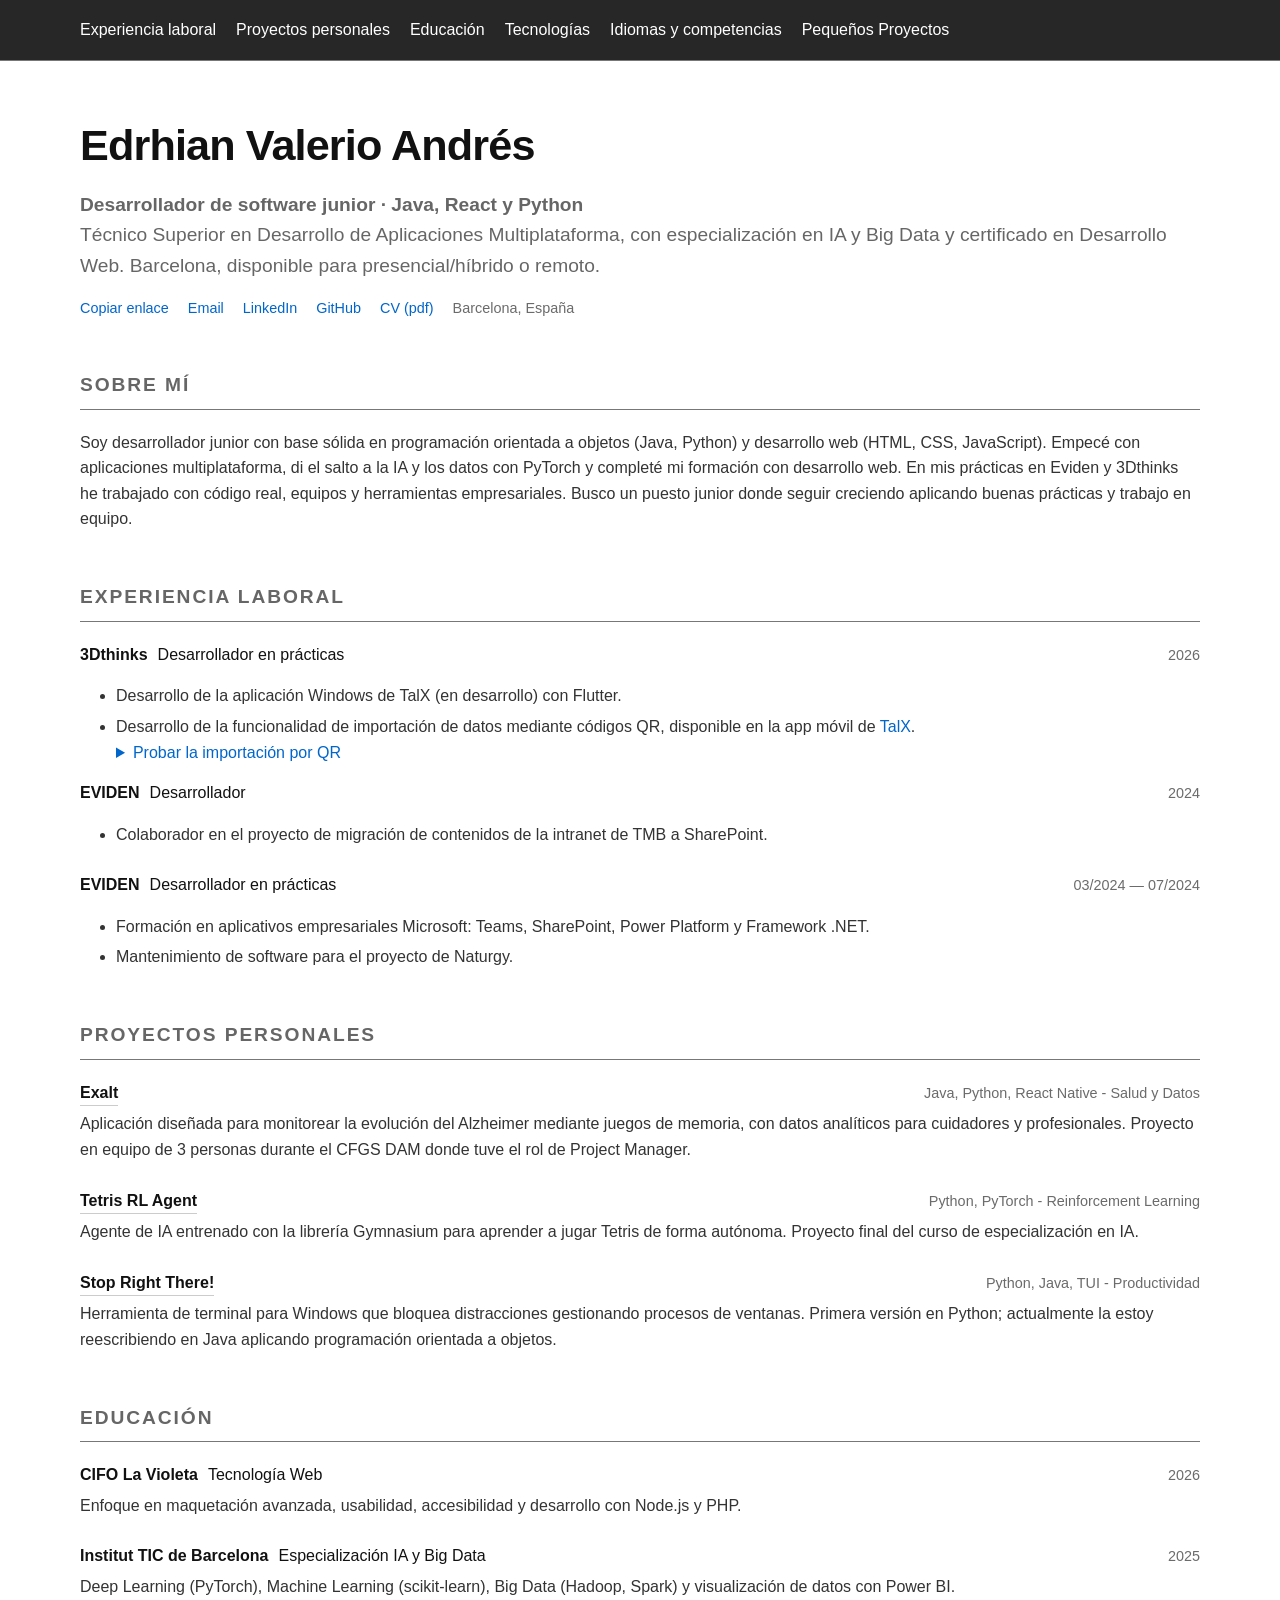
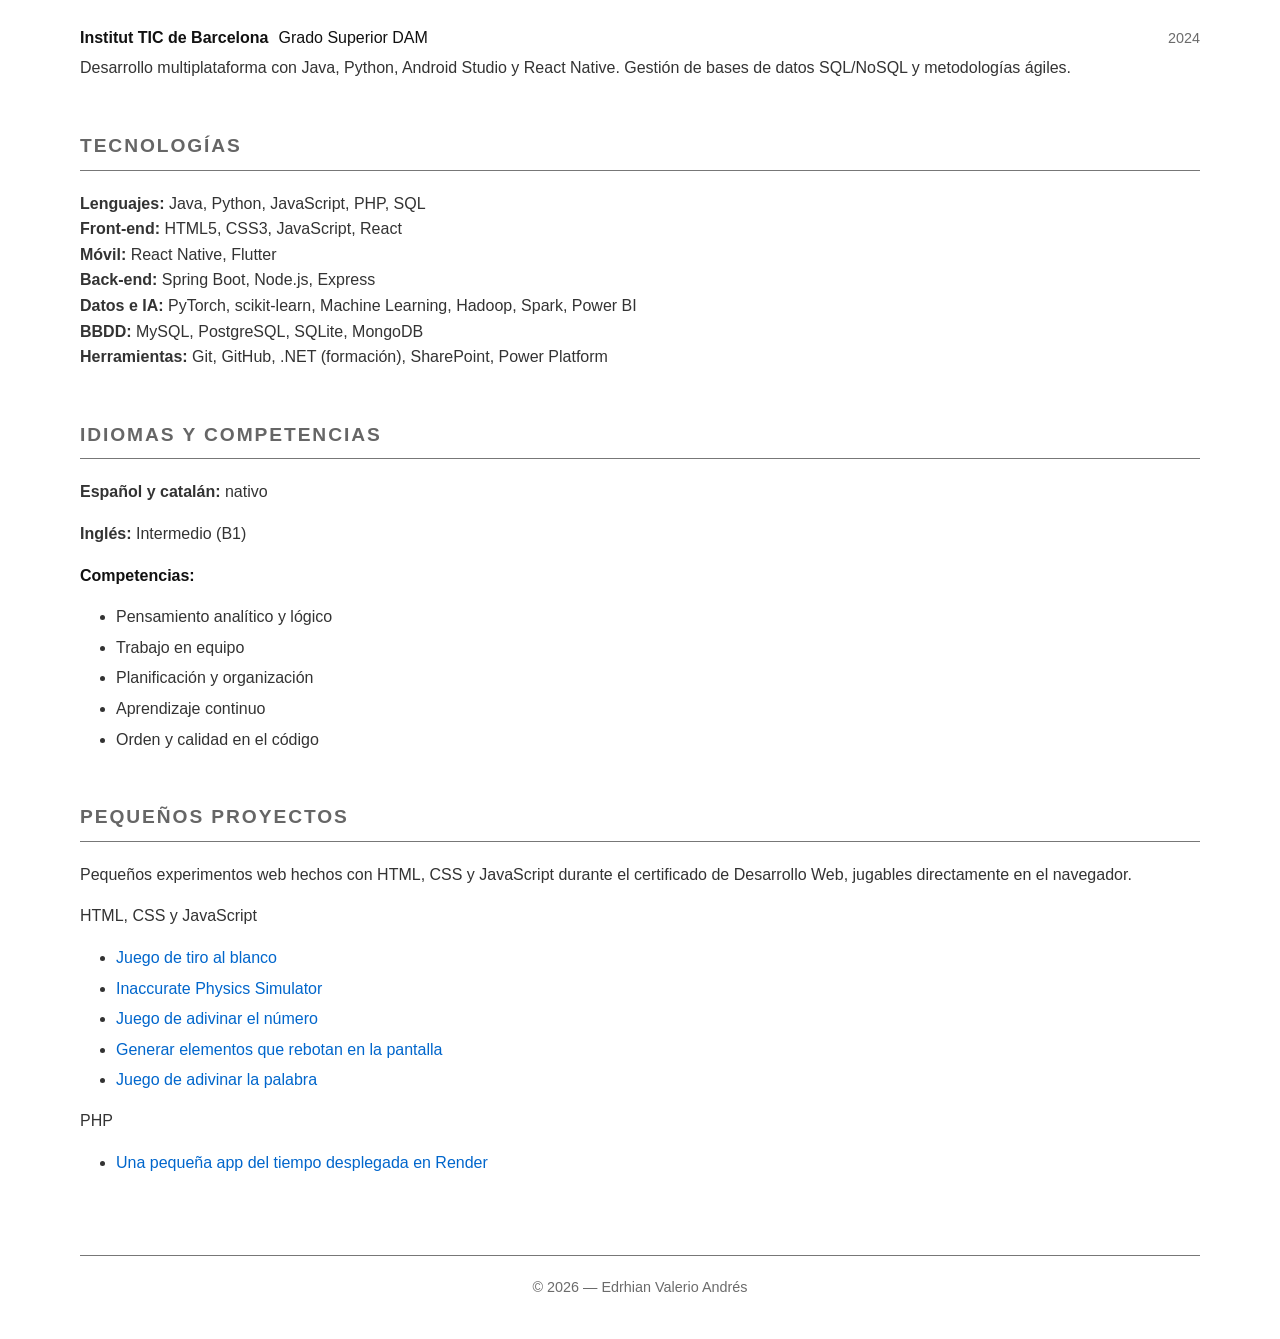
<file: index.html>
<!doctype html>
<html lang="es">
  <head>
    <meta charset="UTF-8" />
    <meta name="viewport" content="width=device-width, initial-scale=1.0" />
    <title>Edrhian Valerio | Desarrollador de software junior</title>
    <meta
      name="description"
      content="Portfolio de Edrhian Valerio, desarrollador de software junior en Barcelona: Java, React, Python e IA. Proyectos, experiencia y CV."
    />
    <link rel="stylesheet" href="style.css" />
  </head>
  <body>
    <div class="navbar-wrap">
      <ul class="navbar">
        <li class="navbar-item">
          <a href="#experiencia">Experiencia laboral</a>
        </li>
        <li class="navbar-item">
          <a href="#proyectos">Proyectos personales</a>
        </li>
        <li class="navbar-item"><a href="#educacion">Educación</a></li>
        <li class="navbar-item">
          <a href="#tecnologias">Tecnologías</a>
        </li>
        <li class="navbar-item">
          <a href="#idiomas">Idiomas y competencias</a>
        </li>
        <li class="navbar-item"><a href="#cosas">Pequeños Proyectos</a></li>
      </ul>
    </div>

    <header>
      <h1>Edrhian Valerio Andrés</h1>
      <div id="tagline">
        <strong>Desarrollador de software junior · Java, React y Python</strong
        ><br />
        Técnico Superior en Desarrollo de Aplicaciones Multiplataforma, con
        especialización en IA y Big Data y certificado en Desarrollo Web.
        Barcelona, disponible para presencial/híbrido o remoto.
      </div>
      <div id="contact">
        <a
          href="#"
          onclick="
            copyToClipboard();
            return false;
          "
          id="copyPortfolio"
          >Copiar enlace</a
        >
        <a href="mailto:edrhian27@gmail.com">Email</a>
        <a href="https://linkedin.com/in/edrhian-valerio-andres" target="_blank"
          >LinkedIn</a
        >
        <a href="https://github.com/edrhian" target="_blank">GitHub</a>
        <a href="assets/cv.pdf" download="Edrhian_Valerio_CV.pdf">CV (pdf)</a>
        <span>Barcelona, España</span>
      </div>
    </header>

    <main>
      <h2>Sobre mí</h2>
      <p>
        Soy desarrollador junior con base sólida en programación orientada a
        objetos (Java, Python) y desarrollo web (HTML, CSS, JavaScript). Empecé
        con aplicaciones multiplataforma, di el salto a la IA y los datos con
        PyTorch y completé mi formación con desarrollo web. En mis prácticas en
        Eviden y 3Dthinks he trabajado con código real, equipos y herramientas
        empresariales. Busco un puesto junior donde seguir creciendo aplicando
        buenas prácticas y trabajo en equipo.
      </p>

      <!-- EXPERIENCIA LABORAL -->
      <h2 id="experiencia">Experiencia laboral</h2>
      <section>
        <h3>
          3Dthinks
          <span class="role">Desarrollador en prácticas</span>
          <span class="time">2026</span>
        </h3>
        <ul>
          <li>
            Desarrollo de la aplicación Windows de TalX (en desarrollo) con
            Flutter.
          </li>
          <li>
            Desarrollo de la funcionalidad de importación de datos mediante
            códigos QR, disponible en la app móvil de
            <a
              href="https://play.google.com/store/apps/details?id=com.threedthinks.virtualtalker&hl=es"
              target="_blank"
              rel="noopener"
              >TalX</a
            >.
            <details class="demo">
              <summary>Probar la importación por QR</summary>
              <img
                src="assets/talx_demo_qr.jpg"
                alt="Código QR de ejemplo para importar datos en TalX"
                width="240"
                height="240"
              />
              <p>
                Abre TalX en tu móvil y usa la función de importar por QR para
                escanear este código. Contiene datos de ejemplo.
              </p>
            </details>
          </li>
        </ul>
      </section>
      <section>
        <h3>
          EVIDEN <span class="role">Desarrollador</span>
          <span class="time">2024</span>
        </h3>
        <ul>
          <li>
            Colaborador en el proyecto de migración de contenidos de la intranet
            de TMB a SharePoint.
          </li>
        </ul>
        <h3>
          EVIDEN <span class="role">Desarrollador en prácticas</span>
          <span class="time">03/2024 — 07/2024</span>
        </h3>
        <ul>
          <li>
            Formación en aplicativos empresariales Microsoft: Teams, SharePoint,
            Power Platform y Framework .NET.
          </li>
          <li>Mantenimiento de software para el proyecto de Naturgy.</li>
        </ul>
      </section>

      <!-- PROYECTOS PERSONALES -->
      <h2 id="proyectos">Proyectos personales</h2>
      <section>
        <h3>
          <a
            href="https://github.com/edrhian/project-exalt/tree/main"
            target="_blank"
            >Exalt</a
          >
          <span class="time">Java, Python, React Native - Salud y Datos</span>
        </h3>
        <p>
          Aplicación diseñada para monitorear la evolución del Alzheimer
          mediante juegos de memoria, con datos analíticos para cuidadores y
          profesionales. Proyecto en equipo de 3 personas durante el CFGS DAM
          donde tuve el rol de Project Manager.
        </p>
        <h3>
          <a
            href="https://github.com/edrhian/ai-final-project-tetris-agent"
            target="_blank"
            >Tetris RL Agent</a
          >
          <span class="time">Python, PyTorch - Reinforcement Learning</span>
        </h3>
        <p>
          Agente de IA entrenado con la librería Gymnasium para aprender a jugar
          Tetris de forma autónoma. Proyecto final del curso de especialización
          en IA.
        </p>
        <h3>
          <a
            href="https://github.com/edrhian/app-stop-right-there"
            target="_blank"
            >Stop Right There!</a
          >
          <span class="time">Python, Java, TUI - Productividad</span>
        </h3>
        <p>
          Herramienta de terminal para Windows que bloquea distracciones
          gestionando procesos de ventanas. Primera versión en Python;
          actualmente la estoy reescribiendo en Java aplicando programación
          orientada a objetos.
        </p>
      </section>

      <!-- EDUCACIÓN -->
      <h2 id="educacion">Educación</h2>
      <section>
        <h3>
          CIFO La Violeta <span class="role">Tecnología Web</span>
          <span class="time">2026</span>
        </h3>
        <p>
          Enfoque en maquetación avanzada, usabilidad, accesibilidad y
          desarrollo con Node.js y PHP.
        </p>

        <h3>
          Institut TIC de Barcelona
          <span class="role">Especialización IA y Big Data</span>
          <span class="time">2025</span>
        </h3>
        <p>
          Deep Learning (PyTorch), Machine Learning (scikit-learn), Big Data
          (Hadoop, Spark) y visualización de datos con Power BI.
        </p>

        <h3>
          Institut TIC de Barcelona <span class="role">Grado Superior DAM</span>
          <span class="time">2024</span>
        </h3>
        <p>
          Desarrollo multiplataforma con Java, Python, Android Studio y React
          Native. Gestión de bases de datos SQL/NoSQL y metodologías ágiles.
        </p>
      </section>

      <!-- TECNOLOGÍAS -->
      <h2 id="tecnologias">Tecnologías</h2>
      <section>
        <p>
          <strong>Lenguajes:</strong> Java, Python, JavaScript, PHP, SQL <br />
          <strong>Front-end:</strong> HTML5, CSS3, JavaScript, React <br />
          <strong>Móvil:</strong> React Native, Flutter <br />
          <strong>Back-end:</strong> Spring Boot, Node.js, Express <br />
          <strong>Datos e IA:</strong> PyTorch, scikit-learn, Machine Learning,
          Hadoop, Spark, Power BI <br />
          <strong>BBDD:</strong> MySQL, PostgreSQL, SQLite, MongoDB <br />
          <strong>Herramientas:</strong> Git, GitHub, .NET (formación),
          SharePoint, Power Platform
        </p>
      </section>

      <!-- IDIOMAS y competencias-->
      <h2 id="idiomas">Idiomas y competencias</h2>
      <section>
        <p><strong>Español y catalán:</strong> nativo</p>
        <p><strong>Inglés:</strong> Intermedio (B1)</p>
        <strong>Competencias:</strong>
        <ul>
          <li>Pensamiento analítico y lógico</li>
          <li>Trabajo en equipo</li>
          <li>Planificación y organización</li>
          <li>Aprendizaje continuo</li>
          <li>Orden y calidad en el código</li>
        </ul>
      </section>

      <!-- COSAS -->
      <h2 id="cosas">Pequeños Proyectos</h2>
      <section>
        <p>
          Pequeños experimentos web hechos con HTML, CSS y JavaScript durante el
          certificado de Desarrollo Web, jugables directamente en el navegador.
        </p>
        <p>HTML, CSS y JavaScript</p>
        <ul>
          <li>
            <a href="./games/shooting-target/">Juego de tiro al blanco</a>
          </li>
          <li>
            <a href="./games/javascript-unaccurate-physics/"
              >Inaccurate Physics Simulator</a
            >
          </li>
          <li>
            <a href="./games/adivina-numero/">Juego de adivinar el número</a>
          </li>
          <li>
            <a href="./games/bouncing-elements/"
              >Generar elementos que rebotan en la pantalla</a
            >
          </li>
          <li>
            <a href="./games/adivina-palabra/">Juego de adivinar la palabra</a>
          </li>
        </ul>
        <p>PHP</p>
        <ul>
          <li>
            <a
              href="https://webapp-simple-weather.onrender.com/"
              target="weatherapp"
              >Una pequeña app del tiempo desplegada en Render</a
            >
          </li>
        </ul>
      </section>
    </main>

    <footer>
      <p>© 2026 — Edrhian Valerio Andrés</p>
    </footer>

    <a onclick="topFunction()" href="#" id="backToTop" title="Volver al inicio">
      Inicio
    </a>
    <script src="index.js"></script>
  </body>
</html>
</file>
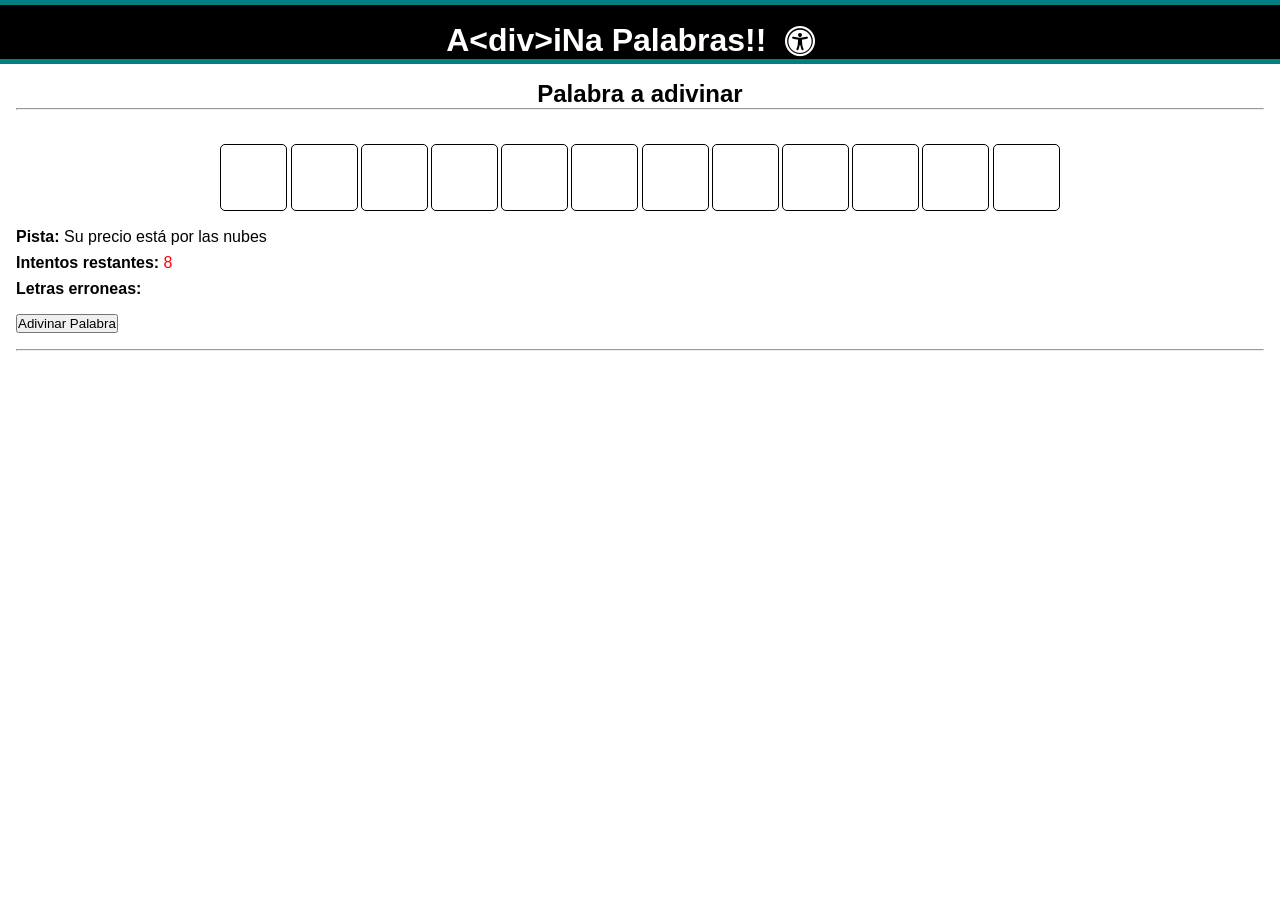
<file: adivina-palabra/index.html>
<!DOCTYPE html>

<html lang="es">

<head>
  <meta charset="utf-8" />
  <title>ARRRRG-divina</title>
  <link rel="stylesheet" href="https://www.w3schools.com/w3css/5/w3.css">
  <link rel="stylesheet" href="https://cdnjs.cloudflare.com/ajax/libs/font-awesome/4.7.0/css/font-awesome.min.css">
  <link rel="stylesheet" href="css/style.css">
</head>

<body>
  <main class="w3-margin w3-border-left w3-border-right w3-border-lightgray w3-border-2">
    <header>
      <h1 tabindex="0">A&lt;div&gt;iNa Palabras!!
        <button id="contraste" class="fa fa-adjust hidden" tabindex="0" aria-hidden="false"></button>
        <button id="aumentar" class="hidden" tabindex="0">A<sup>+</sup></button>
        <button id="disminuir" class="hidden" tabindex="0">A<sup>-</sup></button>
        <button id="accesibilidad" tabindex="0" class='fa fa-universal-access'></button>
      </h1>
    </header>

    <h2 class="w3-bold" tabindex="0">Palabra a adivinar</h2>
    <hr id="linea" />

    <div class="content">
      <input type="text" class="lletra" maxlength="1" />

      <div class="inputs"></div>

      <div class="detalles">
        <p class="pista ajustable" tabindex="0">Pista: <span></span></p>
        <p class="restantes ajustable" tabindex="0">Intentos restantes: <span></span></p>
        <p class="letrasErroneas ajustable" tabindex="0">Letras erroneas: <span></span></p>
      </div>
      <div class="mostra ajustable" tabindex="0"></div>
      <div class="ajustable">
        <button id="boton" class="reset-btn w3-button w3-teal ajustable">Adivinar Palabra</button>
      </div>
    </div>
    <hr>
  </main>

  <script src="js/listadoPalabras.js"></script>
  <script src="js/adivinaPalabra.js"></script>
  <script src="js/mensajes.js"></script>
</body>

</html>
</file>
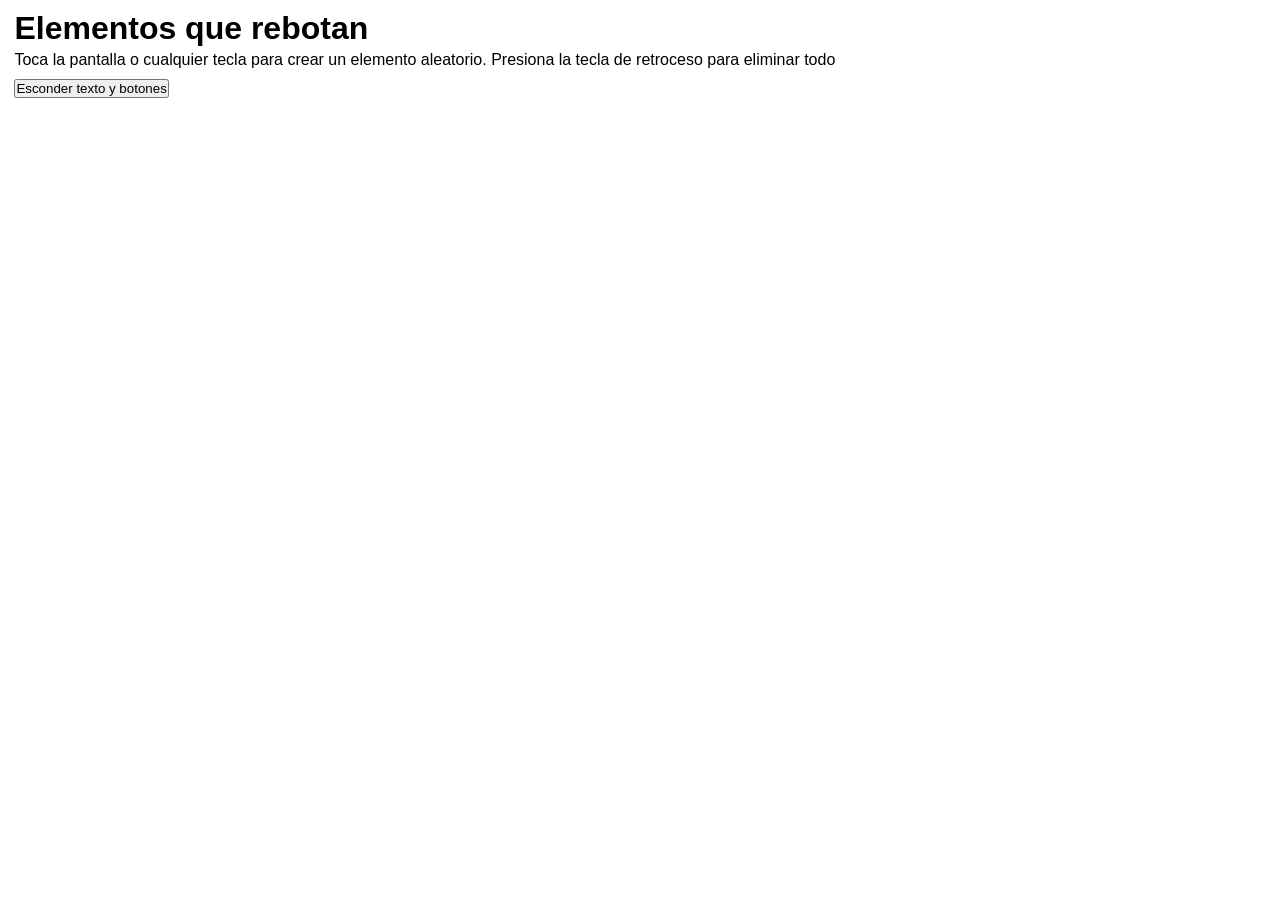
<file: bouncing-elements/index.html>
<!DOCTYPE html>
<html lang="es">

<head>
    <meta charset="UTF-8">
    <meta name="viewport" content="width=device-width, initial-scale=1.0">
    <title>Elementos que rebotan</title>
    <link rel="stylesheet" href="css/style.css">
</head>

<body>
    <h1>Elementos que rebotan</h1>
    <p>Toca la pantalla o cualquier tecla para crear un elemento aleatorio. Presiona la tecla de retroceso para eliminar
        todo</p>
    <button id="esconder">Esconder texto y botones</button>
    <script src="js/app.js" type="module"></script>
</body>

</html>
</file>
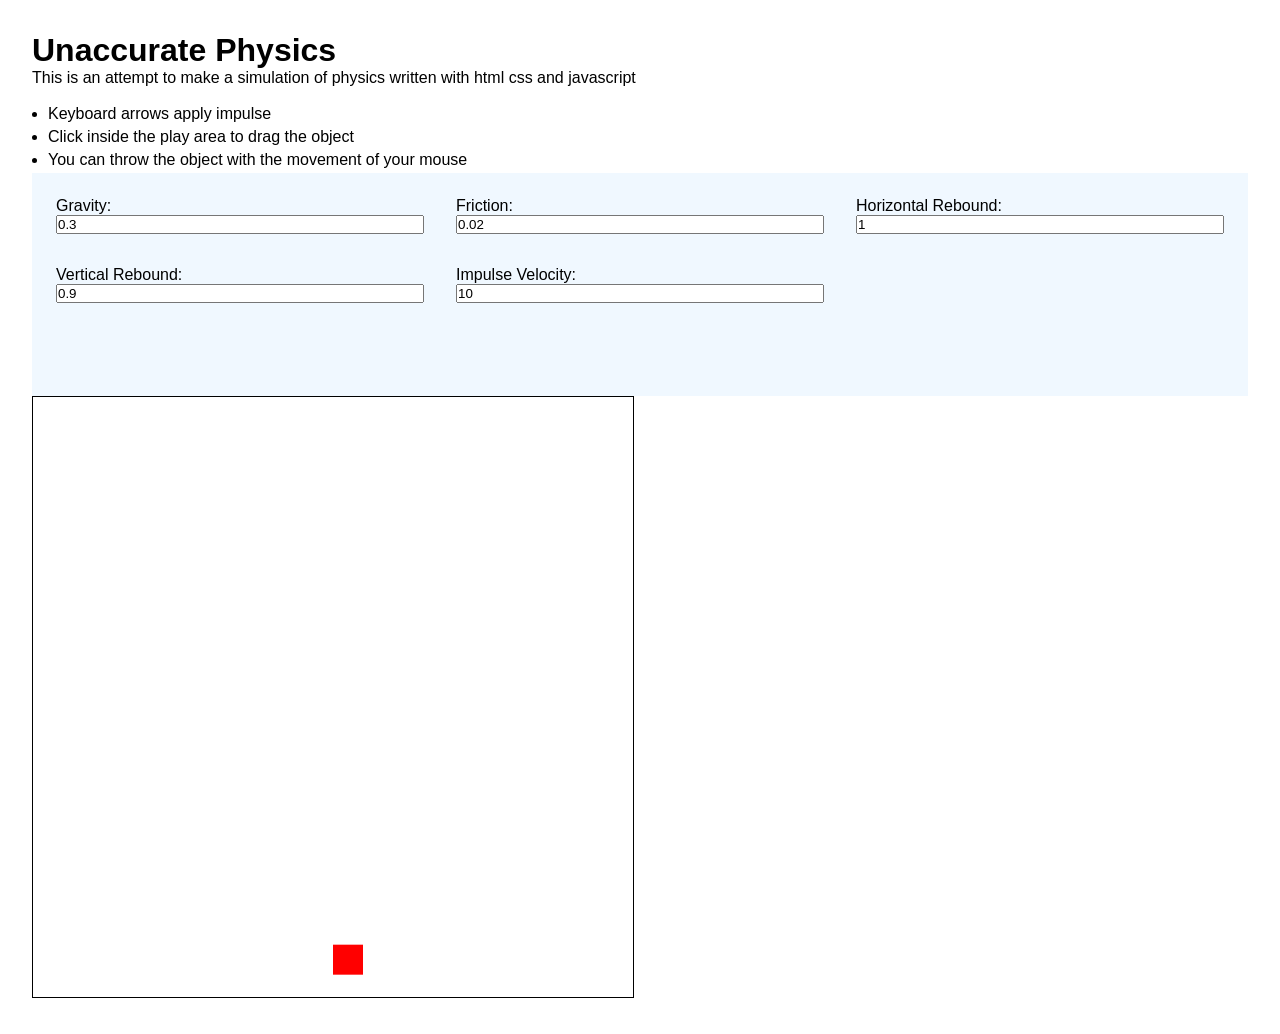
<file: javascript-unaccurate-physics/index.html>
<!DOCTYPE html>
<html lang="es">

<head>
    <meta charset="UTF-8">
    <meta name="viewport" content="width=device-width, initial-scale=1.0">
    <title>Unaccurate Physics with Javascript</title>
    <link rel="stylesheet" href="css/style.css">
</head>

<body>
    <main>
        <div id="no-play">
            <h1>Unaccurate Physics</h1>

            <div id="explicacion">
                <p>This is an attempt to make a simulation of physics written with html css and javascript</p><br>
                <ul>
                    <li>Keyboard arrows apply impulse</li>
                    <li>Click inside the play area to drag the object</li>
                    <li>You can throw the object with the movement of your mouse</li>
                </ul>
            </div>
            <div id="controles">
                <div>
                    <label for="gravedad">Gravity: </label>
                    <input type="number" name="gravedad" id="gravedad" lang="en" step="0.01">
                </div>
                <div>
                    <label for="friccion">Friction: </label>
                    <input type="number" name="friccion" id="friccion" lang="en" step="0.01">
                </div>
                <div>
                    <label for="rebote_x">Horizontal Rebound: </label>
                    <input type="number" name="rebote_x" id="rebote_x" lang="en" step="0.01">
                </div>
                <div>
                    <label for="rebote_x">Vertical Rebound: </label>
                    <input type="number" name="rebote_y" id="rebote_y" lang="en" step="0.01">
                </div>
                <div>
                    <label for="v_impulso">Impulse Velocity: </label>
                    <input type="number" name="v_impulso" id="v_impulso" lang="en" step="0.01">
                </div>
            </div>
        </div>
        <div id="reserve"></div>
    </main>

    <script src="js/app.js" type="module"></script>
</body>

</html>
</file>
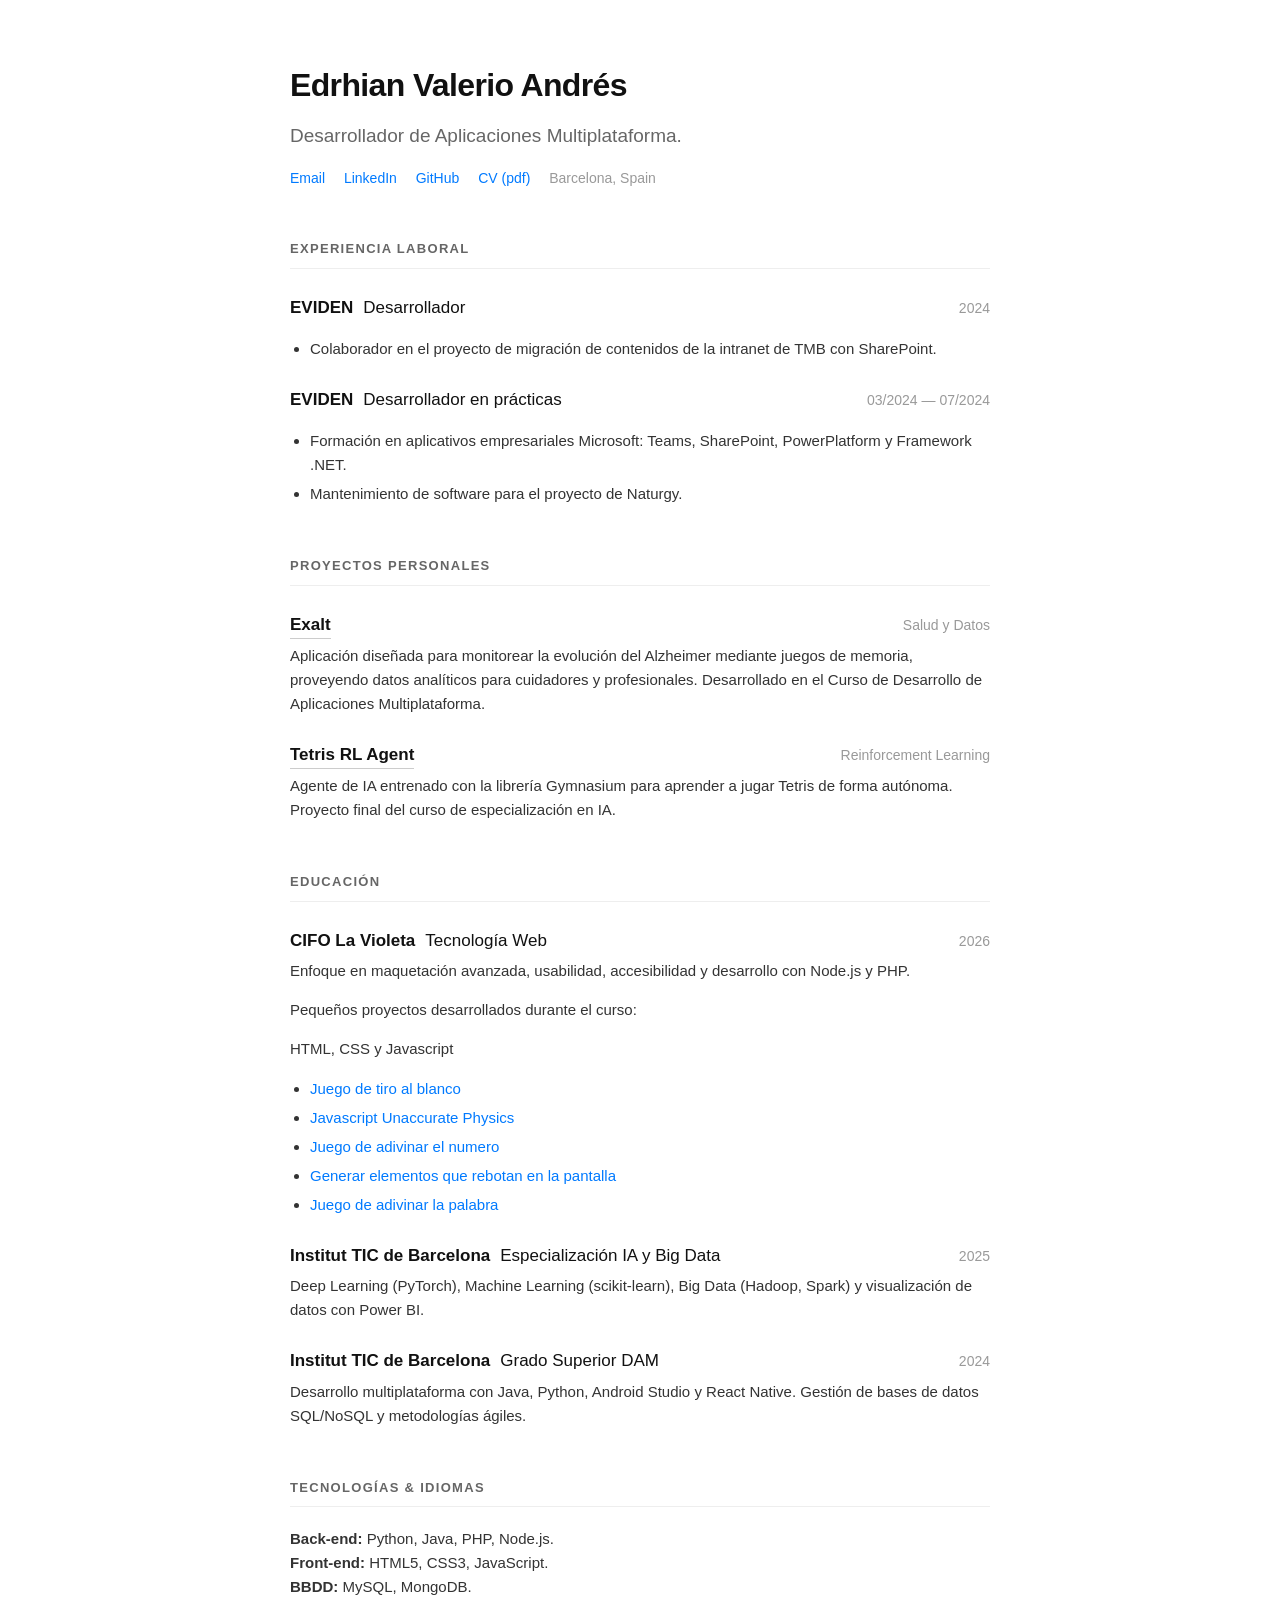
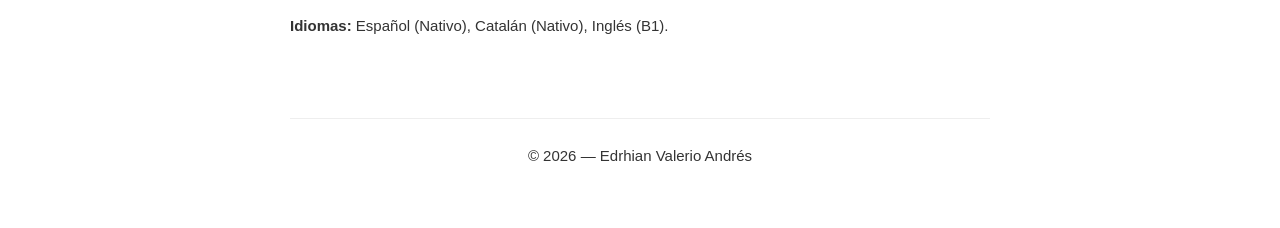
<file: old-portfolio/index.html>
<!doctype html>
<html lang="es">
  <head>
    <meta charset="UTF-8" />
    <meta name="viewport" content="width=device-width, initial-scale=1.0" />
    <title>Edrhian Valerio | Software Builder</title>
    <link rel="stylesheet" href="css/style.css" />
  </head>

  <body>
    <header>
      <h1>Edrhian Valerio Andrés</h1>
      <div id="tagline">Desarrollador de Aplicaciones Multiplataforma.</div>
      <div id="contact">
        <a href="mailto:edrhian27@gmail.com">Email</a>
        <a href="https://linkedin.com/in/edrhian-valerio-andres" target="_blank"
          >LinkedIn</a
        >
        <a href="https://github.com/edrhian" target="_blank">GitHub</a>
        <a href="assets/cv.pdf" download="Edrhian_Valerio_CV.pdf">CV (pdf)</a>
        <span>Barcelona, Spain</span>
      </div>
    </header>

    <h2>Experiencia Laboral</h2>

    <h3>
      EVIDEN <span class="role">Desarrollador</span>
      <span class="time">2024</span>
    </h3>
    <ul>
      <li>
        Colaborador en el proyecto de migración de contenidos de la intranet de
        TMB con SharePoint.
      </li>
    </ul>

    <h3>
      EVIDEN <span class="role">Desarrollador en prácticas</span>
      <span class="time">03/2024 — 07/2024</span>
    </h3>
    <ul>
      <li>
        Formación en aplicativos empresariales Microsoft: Teams, SharePoint,
        PowerPlatform y Framework .NET.
      </li>
      <li>Mantenimiento de software para el proyecto de Naturgy.</li>
    </ul>

    <h2>Proyectos Personales</h2>

    <h3>
      <a
        href="https://github.com/edrhian/project-exalt/tree/main"
        target="_blank"
        >Exalt</a
      >
      <span class="time">Salud y Datos</span>
    </h3>
    <p>
      Aplicación diseñada para monitorear la evolución del Alzheimer mediante
      juegos de memoria, proveyendo datos analíticos para cuidadores y
      profesionales. Desarrollado en el Curso de Desarrollo de Aplicaciones
      Multiplataforma.
    </p>

    <h3>
      <a
        href="https://github.com/edrhian/ai-final-project-tetris-agent"
        target="_blank"
        >Tetris RL Agent</a
      >
      <span class="time">Reinforcement Learning</span>
    </h3>
    <p>
      Agente de IA entrenado con la librería Gymnasium para aprender a jugar
      Tetris de forma autónoma. Proyecto final del curso de especialización en
      IA.
    </p>

    <!-- <h3><a href="https://github.com/edrhian/app-stop-right-there" target="_blank">Stop Right There!</a> <span
            class="time">Productividad</span></h3>
    <p>Herramienta de terminal para Windows enfocada en bloquear distracciones mediante la gestión de procesos de
        ventanas.</p> -->

    <h2>Educación</h2>

    <h3>
      CIFO La Violeta <span class="role">Tecnología Web</span>
      <span class="time">2026</span>
    </h3>
    <p>
      Enfoque en maquetación avanzada, usabilidad, accesibilidad y desarrollo
      con Node.js y PHP.
    </p>

    <p>Pequeños proyectos desarrollados durante el curso:</p>

    <p>HTML, CSS y Javascript</p>
    <ul>
      <li><a href="../games/shooting-target/">Juego de tiro al blanco</a></li>
      <li>
        <a href="../games/javascript-unaccurate-physics/"
          >Javascript Unaccurate Physics</a
        >
      </li>
      <li><a href="../games/adivina-numero/">Juego de adivinar el numero</a></li>
      <li>
        <a href="../games/bouncing-elements/"
          >Generar elementos que rebotan en la pantalla</a
        >
      </li>
      <li><a href="../games/adivina-palabra/">Juego de adivinar la palabra</a></li>
    </ul>

    <!-- Lost Domain -->
    <!-- <p>PHP</p>
    <ul>
      <li>
        <a
          href="https://cifowebappdev27.byethost33.com/php-app-tiempo/index.php"
          >Una mini app del tiempo</a
        >
      </li>
    </ul> -->

    <h3>
      Institut TIC de Barcelona
      <span class="role">Especialización IA y Big Data</span>
      <span class="time">2025</span>
    </h3>
    <p>
      Deep Learning (PyTorch), Machine Learning (scikit-learn), Big Data
      (Hadoop, Spark) y visualización de datos con Power BI.
    </p>

    <h3>
      Institut TIC de Barcelona <span class="role">Grado Superior DAM</span>
      <span class="time">2024</span>
    </h3>
    <p>
      Desarrollo multiplataforma con Java, Python, Android Studio y React
      Native. Gestión de bases de datos SQL/NoSQL y metodologías ágiles.
    </p>

    <h2>Tecnologías & Idiomas</h2>
    <p>
      <strong>Back-end:</strong> Python, Java, PHP, Node.js. <br />
      <strong>Front-end:</strong> HTML5, CSS3, JavaScript. <br />
      <strong>BBDD:</strong> MySQL, MongoDB. <br />
    </p>
    <p>
      <strong>Idiomas:</strong> Español (Nativo), Catalán (Nativo), Inglés (B1).
    </p>

    <footer>
      <p>© 2026 — Edrhian Valerio Andrés</p>
    </footer>
  </body>
</html>
</file>
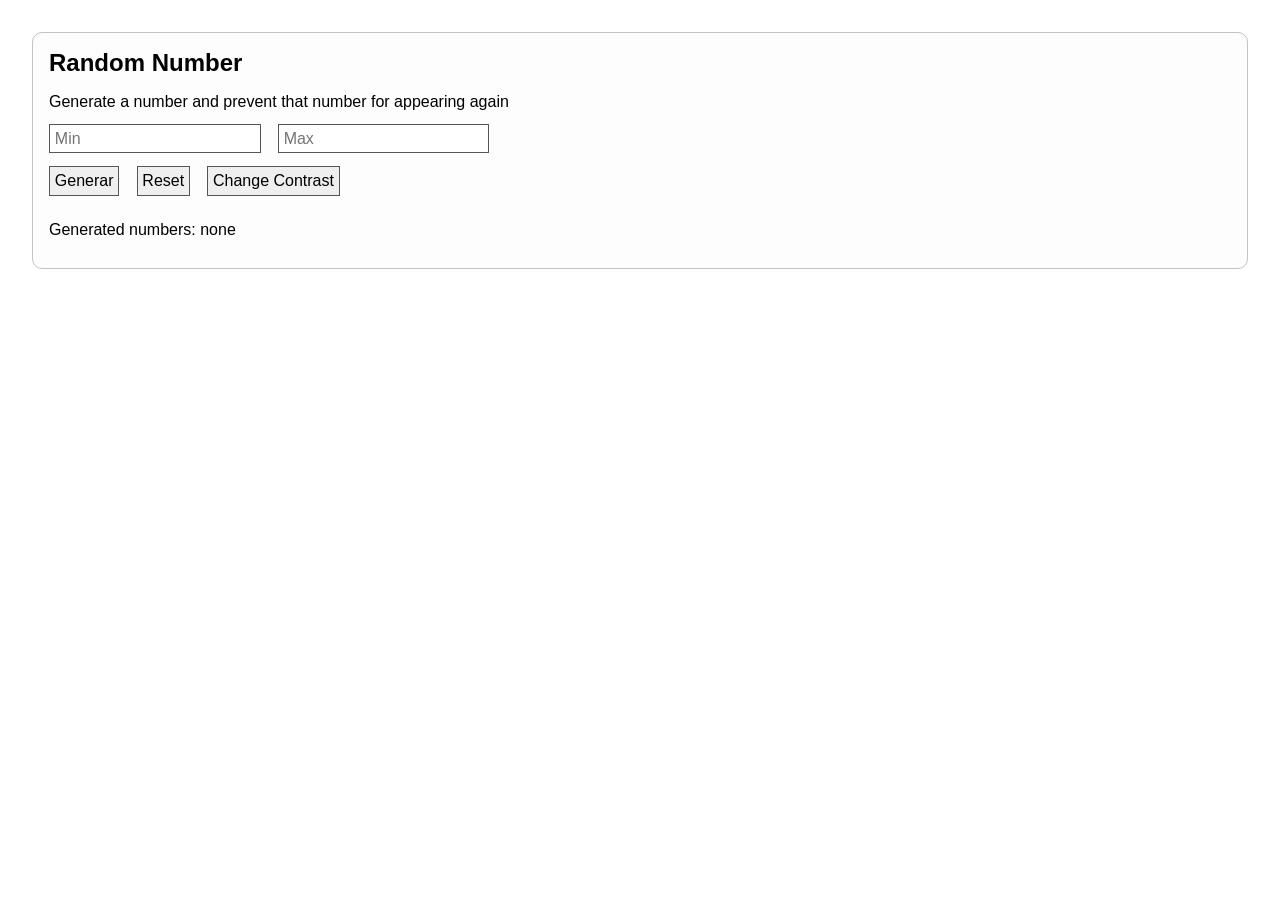
<file: random-number/index.html>
<!DOCTYPE html>
<html lang="es">

<head>
    <meta charset="UTF-8">
    <title>Random Number</title>
    <link rel="stylesheet" href="css/style.css">
</head>

<body>
    <main>
        <h2>Random Number</h2>
        <p>Generate a number and prevent that number for appearing again</p>
        <input type="number" id="min" min="0" placeholder="Min">
        <input type="number" id="max" min="0" placeholder="Max">

        <br>

        <button id="gen">Generar</button>
        <button id="reset">Reset</button>
        <button id="contrast">Change Contrast</button>

        <div id="info">
            <div id="result"></div>
            <div>Generated numbers: <span id="list"></span></div>
            <p id="remaining"></p>
        </div>
    </main>
    <script src="js/app.js"></script>

</body>

</html>
</file>
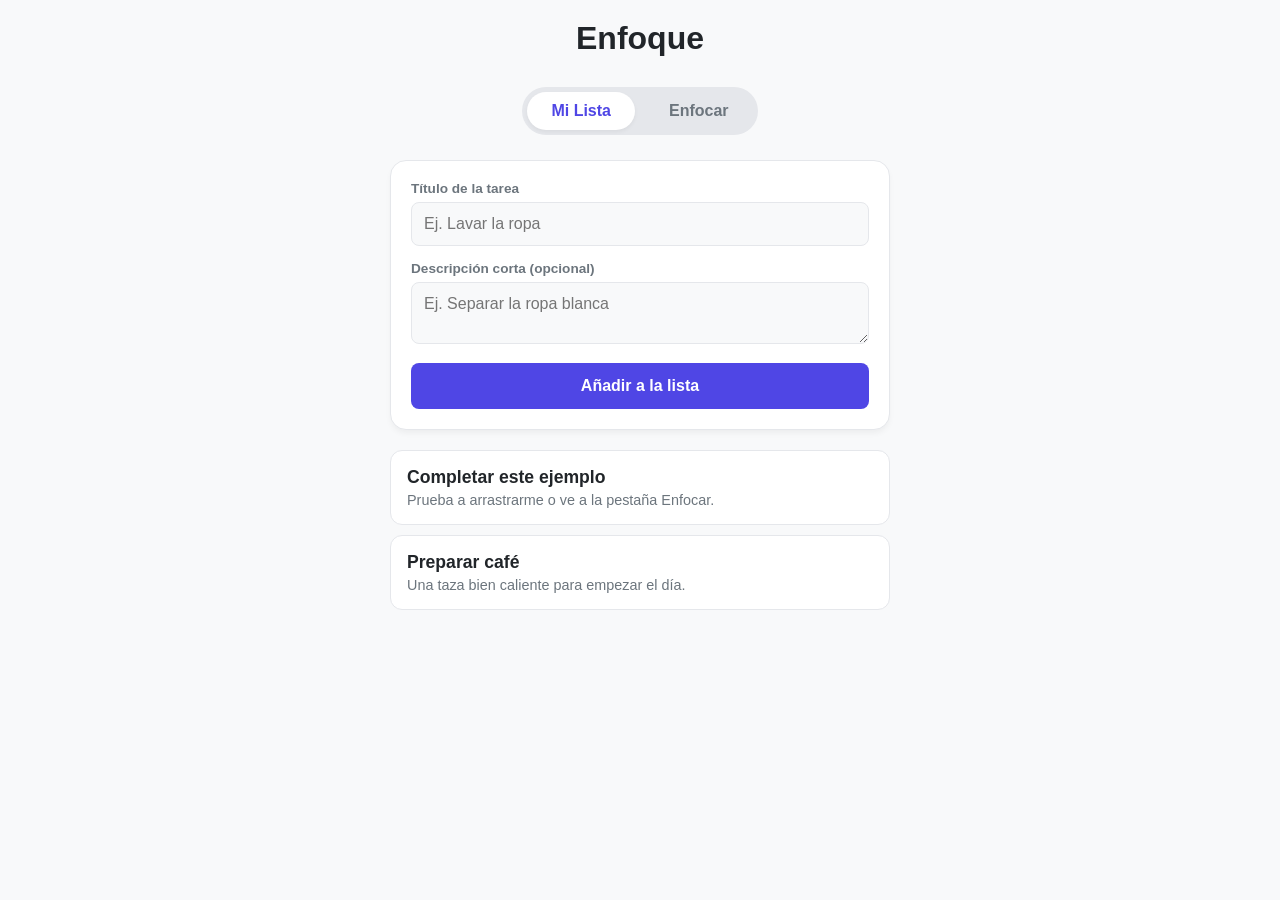
<file: single-task-todo-list/index.html>
<!DOCTYPE html>
<html lang="es">

<head>
    <meta charset="UTF-8">
    <meta name="viewport" content="width=device-width, initial-scale=1.0">
    <title>Enfoque Puro - Gestión de Tareas</title>
    <style>
        :root {
            --bg-color: #f8f9fa;
            --card-bg: #ffffff;
            --text-color: #212529;
            --text-muted: #6c757d;
            --accent-color: #4f46e5;
            --accent-hover: #4338ca;
            --success-color: #10b981;
            --border-color: #e5e7eb;
        }

        * {
            box-sizing: border-box;
            margin: 0;
            padding: 0;
            font-family: -apple-system, BlinkMacSystemFont, "Segoe UI", Roboto, sans-serif;
        }

        body {
            background-color: var(--bg-color);
            color: var(--text-color);
            padding: 20px;
            display: flex;
            flex-direction: column;
            align-items: center;
            min-height: 100vh;
        }

        header {
            margin-bottom: 30px;
            text-align: center;
        }

        /* Navegación por pestañas */
        .nav-tabs {
            display: flex;
            gap: 10px;
            margin-bottom: 25px;
            background: var(--border-color);
            padding: 5px;
            border-radius: 30px;
        }

        .tab-btn {
            background: none;
            border: none;
            padding: 10px 24px;
            font-size: 1rem;
            font-weight: 600;
            cursor: pointer;
            border-radius: 25px;
            transition: all 0.2s ease;
            color: var(--text-muted);
        }

        .tab-btn.active {
            background: var(--card-bg);
            color: var(--accent-color);
            box-shadow: 0 2px 4px rgba(0, 0, 0, 0.05);
        }

        /* Contenedores de vistas */
        .view {
            display: none;
            width: 100%;
            max-width: 500px;
            animation: fadeIn 0.3s ease;
        }

        .view.active {
            display: block;
        }

        @keyframes fadeIn {
            from {
                opacity: 0;
                transform: translateY(10px);
            }

            to {
                opacity: 1;
                transform: translateY(0);
            }
        }

        /* Formulario y Tarjetas */
        .card {
            background: var(--card-bg);
            padding: 20px;
            border-radius: 16px;
            box-shadow: 0 4px 6px -1px rgba(0, 0, 0, 0.05);
            margin-bottom: 20px;
            border: 1px solid var(--border-color);
        }

        .form-group {
            margin-bottom: 15px;
        }

        label {
            display: block;
            margin-bottom: 6px;
            font-size: 0.85rem;
            font-weight: 600;
            color: var(--text-muted);
        }

        input,
        textarea {
            width: 100%;
            padding: 12px;
            border: 1px solid var(--border-color);
            border-radius: 8px;
            font-size: 1rem;
            background: var(--bg-color);
        }

        input:focus,
        textarea:focus {
            outline: 2px solid var(--accent-color);
            background: var(--card-bg);
        }

        button.primary-btn {
            width: 100%;
            background: var(--accent-color);
            color: white;
            border: none;
            padding: 14px;
            border-radius: 8px;
            font-size: 1rem;
            font-weight: 600;
            cursor: pointer;
            transition: background 0.2s;
        }

        button.primary-btn:hover {
            background: var(--accent-hover);
        }

        /* Lista de tareas arrastrables */
        .todo-list {
            list-style: none;
        }

        .todo-item {
            background: var(--card-bg);
            padding: 16px;
            border-radius: 12px;
            margin-bottom: 10px;
            border: 1px solid var(--border-color);
            cursor: grab;
            user-select: none;
            transition: transform 0.2s, box-shadow 0.2s;
        }

        .todo-item:active {
            cursor: grabbing;
        }

        .todo-item.dragging {
            opacity: 0.5;
            background: #eef2ff;
            border-dashed: 2px var(--accent-color);
        }

        .todo-item h3 {
            font-size: 1.1rem;
            margin-bottom: 4px;
        }

        .todo-item p {
            font-size: 0.9rem;
            color: var(--text-muted);
        }

        /* Vista de Enfoque (1 Sola Tarea) */
        .focus-container {
            text-align: center;
            padding: 40px 20px;
        }

        .focus-title {
            font-size: 1.8rem;
            margin-bottom: 15px;
        }

        .focus-desc {
            font-size: 1.1rem;
            color: var(--text-muted);
            margin-bottom: 40px;
        }

        /* Botón de Doble Toque */
        .complete-btn {
            background: #fee2e2;
            color: #dc2626;
            border: 2px solid #fca5a5;
            padding: 18px 32px;
            border-radius: 50px;
            font-size: 1.1rem;
            font-weight: bold;
            cursor: pointer;
            transition: all 0.3s ease;
            width: 100%;
            max-width: 280px;
        }

        .complete-btn.confirm {
            background: var(--success-color);
            color: white;
            border-color: #059669;
            transform: scale(1.05);
        }

        .empty-state {
            text-align: center;
            color: var(--text-muted);
            padding: 40px 20px;
        }
    </style>
</head>

<body>

    <header>
        <h1>Enfoque</h1>
    </header>

    <nav class="nav-tabs">
        <button class="tab-btn active" onclick="switchView('lista')">Mi Lista</button>
        <button class="tab-btn" onclick="switchView('enfoque')">Enfocar</button>
    </nav>

    <main id="view-lista" class="view active">
        <div class="card">
            <form id="todo-form">
                <div class="form-group">
                    <label for="task-title">Título de la tarea</label>
                    <input type="text" id="task-title" required placeholder="Ej. Lavar la ropa">
                </div>
                <div class="form-group">
                    <label for="task-desc">Descripción corta (opcional)</label>
                    <textarea id="task-desc" rows="2" placeholder="Ej. Separar la ropa blanca"></textarea>
                </div>
                <button type="submit" class="primary-btn">Añadir a la lista</button>
            </form>
        </div>

        <ul class="todo-list" id="todo-list">
        </ul>
    </main>

    <main id="view-enfoque" class="view">
        <div class="card focus-container" id="focus-card">
        </div>
    </main>

    <script>
        // Estado de la aplicación
        let tasks = JSON.parse(localStorage.getItem('tasks')) || [
            { id: '1', title: 'Completar este ejemplo', desc: 'Prueba a arrastrarme o ve a la pestaña Enfocar.' },
            { id: '2', title: 'Preparar café', desc: 'Una taza bien caliente para empezar el día.' }
        ];

        let doubleClickTimer = null;

        // Elementos del DOM
        const todoForm = document.getElementById('todo-form');
        const todoListEl = document.getElementById('todo-list');
        const focusCardEl = document.getElementById('focus-card');

        // Guardar en LocalStorage
        function saveTasks() {
            localStorage.setItem('tasks', JSON.stringify(tasks));
        }

        // Cambiar entre vistas (Pestañas)
        function switchView(viewName) {
            document.querySelectorAll('.view').forEach(v => v.classList.remove('active'));
            document.querySelectorAll('.tab-btn').forEach(b => b.classList.remove('active'));

            document.getElementById(`view-${viewName}`).classList.add('active');
            event.currentTarget.classList.add('active');

            if (viewName === 'enfoque') {
                renderFocusView();
            }
        }

        // Renderizar la lista de tareas (Vista 1)
        function renderListView() {
            todoListEl.innerHTML = '';

            if (tasks.length === 0) {
                todoListEl.innerHTML = '<p class="empty-state">No tienes tareas pendientes. ¡Buen trabajo!</p>';
                return;
            }

            tasks.forEach((task, index) => {
                const li = document.createElement('li');
                li.className = 'todo-item';
                li.draggable = true;
                li.dataset.index = index;
                li.innerHTML = `
                    <h3>${task.title}</h3>
                    ${task.desc ? `<p>${task.desc}</p>` : ''}
                `;

                // Eventos Drag and Drop (Escritorio)
                li.addEventListener('dragstart', handleDragStart);
                li.addEventListener('dragover', handleDragOver);
                li.addEventListener('drop', handleDrop);
                li.addEventListener('dragend', handleDragEnd);

                // Soporte Touch (Móviles)
                li.addEventListener('touchstart', handleTouchStart, { passive: false });
                li.addEventListener('touchmove', handleTouchMove, { passive: false });
                li.addEventListener('touchend', handleTouchEnd);

                todoListEl.appendChild(li);
            });
        }

        // Formulario: Añadir tarea
        todoForm.addEventListener('submit', (e) => {
            e.preventDefault();
            const title = document.getElementById('task-title').value.trim();
            const desc = document.getElementById('task-desc').value.trim();

            if (!title) return;

            tasks.push({
                id: Date.now().toString(),
                title,
                desc
            });

            saveTasks();
            renderListView();
            todoForm.reset();
        });

        // --- LÓGICA REORDENAR (DRAG & DROP NATIVO Y MÓVIL) ---
        let dragStartIndex;
        let activeTouchItem = null;

        function handleDragStart(e) {
            dragStartIndex = +this.closest('.todo-item').dataset.index;
            this.classList.add('dragging');
        }

        function handleDragOver(e) {
            e.preventDefault();
        }

        function handleDrop(e) {
            const dragEndIndex = +this.closest('.todo-item').dataset.index;
            swapItems(dragStartIndex, dragEndIndex);
            this.classList.remove('dragging');
        }

        function handleDragEnd() {
            this.classList.remove('dragging');
        }

        // Adaptación móvil táctil simulando ordenación
        function handleTouchStart(e) {
            activeTouchItem = this;
            dragStartIndex = +this.dataset.index;
            this.classList.add('dragging');
        }

        function handleTouchMove(e) {
            e.preventDefault(); // Previene scroll mientras arrastras
            const touch = e.touches[0];
            const target = document.elementFromPoint(touch.clientX, touch.clientY);
            const item = target ? target.closest('.todo-item') : null;

            if (item && item !== activeTouchItem) {
                const dragEndIndex = +item.dataset.index;
                swapItems(dragStartIndex, dragEndIndex);
                dragStartIndex = dragEndIndex; // Actualiza índice base en tiempo real
            }
        }

        function handleTouchEnd() {
            if (activeTouchItem) {
                activeTouchItem.classList.remove('dragging');
                activeTouchItem = null;
            }
        }

        function swapItems(from, to) {
            const itemMoved = tasks.splice(from, 1)[0];
            tasks.splice(to, 0, itemMoved);
            saveTasks();
            renderListView();
        }


        // --- VISTA DE ENFOQUE (1 SOLA TAREA) ---
        let isWaitingForSecondTap = false;

        function renderFocusView() {
            if (tasks.length === 0) {
                focusCardEl.innerHTML = `
                    <h2 class="focus-title">¡Estás libre!</h2>
                    <p class="focus-desc">No hay tareas prioritarias en este momento.</p>
                `;
                return;
            }

            // Mostramos siempre la primera de la lista ordenada
            const currentTask = tasks[0];
            isWaitingForSecondTap = false; // Resetear estado del botón

            focusCardEl.innerHTML = `
                <h2 class="focus-title">${currentTask.title}</h2>
                <p class="focus-desc">${currentTask.desc ? currentTask.desc : 'Sin descripción adicional.'}</p>
                <button class="complete-btn" id="action-btn" onclick="handleCompleteTap()">
                    Completar tarea
                </button>
            `;
        }

        // Manejador del doble toque/click consciente
        function handleCompleteTap() {
            const btn = document.getElementById('action-btn');

            if (!isWaitingForSecondTap) {
                // Primer toque
                isWaitingForSecondTap = true;
                btn.innerText = '¿Seguro? Toca otra vez';
                btn.classList.add('confirm');

                // Si no toca por segunda vez en 3 segundos, se cancela
                doubleClickTimer = setTimeout(() => {
                    isWaitingForSecondTap = false;
                    btn.innerText = 'Completar tarea';
                    btn.classList.remove('confirm');
                }, 3000);

            } else {
                // Segundo toque verificado
                clearTimeout(doubleClickTimer);

                // Animación rápida antes de borrar
                btn.innerText = '¡Hecho!';

                setTimeout(() => {
                    tasks.shift(); // Borra la primera tarea (la que estábamos viendo)
                    saveTasks();
                    renderListView();
                    renderFocusView(); // Carga la siguiente automáticamente
                }, 400);
            }
        }

        // Inicialización
        renderListView();
    </script>
</body>

</html>
</file>
<file: style.css>
@import url("https://fonts.googleapis.com/css2?family=Roboto+Mono:ital,wght@0,100..700;1,100..700&display=swap");

:root {
  --font-alternative: "Roboto Mono", monospace;
  --text-main: #111;
  --bg-color-1: #ededed;
  --bg-color-2: #fdfdfd;
  --text-muted: #666;
  --text-date: #6b6b6b;
  --accent: #0066cc;
  --border: #777;
  --color-primary: #272727;
}

* {
  box-sizing: border-box;
}

html {
  scroll-behavior: smooth;
}

body {
  font-family:
    -apple-system, BlinkMacSystemFont, "Segoe UI", Roboto, Helvetica, Arial,
    sans-serif;
  line-height: 1.6;
  color: var(--text-main);
  margin: 0;
  background-color: #fff;
}

.navbar,
header,
main,
footer {
  margin: 0rem 5rem;
}

/* NAVBAR */
.navbar-wrap {
  /* position: sticky; */
  top: 0;
  z-index: 10;
  background-color: var(--color-primary);
  border-bottom: 1px solid var(--border);
}

.navbar {
  list-style: none;
  padding-left: 0;
  padding-top: 12px;
  padding-bottom: 12px;
  display: flex;
  flex-wrap: wrap;
  gap: 6px 20px;
  font-size: 1rem;
}

.navbar a {
  color: #fff;
  text-decoration: none;
  margin: 0;
}

.navbar a:hover {
  color: var(--bg-color-1);
  text-decoration: underline;
}

.navbar .brand a {
  color: white;
  font-weight: 700;
  font-family: var(--font-alternative);
}

.demo summary {
  cursor: pointer;
  color: var(--accent);
}
.demo img {
  display: block;
  margin: 10px 0;
  padding: 12px;
  background: #fff;
  border: 1px solid var(--border);
}

/* HEADER */
header {
  margin-top: 50px;
  margin-bottom: 40px;
}

h1 {
  font-size: 2.7rem;
  font-weight: 700;
  margin: 0 0 10px 0;
  letter-spacing: -0.02em;
}

#tagline {
  font-size: 1.2rem;
  color: var(--text-muted);
  margin: 0 0 15px 0;
}

#contact {
  font-size: 0.9rem;
}

#contact a,
#contact span {
  color: var(--accent);
  text-decoration: none;
  margin-right: 15px;
}

#contact span {
  color: var(--text-date);
}

#contact a:hover {
  text-decoration: underline;
}

a {
  color: var(--accent);
  text-decoration: none;
}

/* SECTIONS */
h2 {
  font-size: 1.2rem;
  text-transform: uppercase;
  letter-spacing: 0.1em;
  color: var(--text-muted);
  border-bottom: 1px solid var(--border);
  padding-bottom: 8px;
  margin: 50px 0 20px 0;
  scroll-margin-top: 60px;
}

h3 {
  font-size: 1rem;
  font-weight: 600;
  margin: 25px 0 5px 0;
  display: flex;
  flex-wrap: wrap;
  align-items: baseline;
}

h3 a {
  color: var(--text-main);
  text-decoration: none;
  border-bottom: 1px solid #ccc;
}

h3 a:hover {
  border-bottom-color: var(--text-main);
}

h3 .role {
  margin-left: 10px;
  font-weight: 400;
  color: var(--text-main);
}

h3 .time {
  margin-left: auto;
  font-weight: 400;
  color: var(--text-date);
  font-size: 0.9rem;
}

section > h3:first-child {
  margin-top: 0;
}

p,
li {
  font-size: 1rem;
  color: #333;
  margin-top: 5px;
}

ul {
  padding-left: 20px;
  margin-bottom: 15px;
  margin-left: 1rem;
}

li {
  margin-bottom: 5px;
}

li a {
  margin-right: 0;
}

/* FOOTER */
footer {
  margin-top: 80px;
  margin-bottom: 40px;
  font-size: 0.9rem;
  color: var(--text-date);
  text-align: center;
}

footer p {
  font-size: 0.9rem;
  color: var(--text-date);
  padding-top: 20px;
  border-top: 1px solid var(--border);
}

/* BACK TO TOP */
#backToTop {
  display: none;
  position: fixed;
  bottom: 2rem;
  right: 2rem;
  z-index: 99;
  border: 1px solid var(--color-primary);
  outline: none;
  background-color: var(--color-primary);
  color: #fff;
  cursor: pointer;
  padding: 0.5rem 0.9rem;
  border-radius: 6px;
  font-family: inherit;
  font-size: 1rem;
}

#backToTop:hover {
  color: var(--bg-color-1);
}

/* Responsivo para móviles */
@media (max-width: 600px) {
  h3 {
    flex-direction: column;
  }

  h3 .role {
    margin-left: 0;
  }

  h3 .time {
    margin-left: 0;
    margin-top: 2px;
  }

  .navbar,
  header,
  main,
  footer {
    margin: 0 1.25rem;
  }
  h1 {
    font-size: 2rem;
  }
}
</file>
<file: adivina-palabra/css/style.css>
:root {
    font-family: Arial, Helvetica, sans-serif;
}

*,
*::before,
*::after,
html {
    margin: 0;
    padding: 0;
}

p,
div {
    margin-top: 0.5rem;
}

.hidden {
    display: none !important;
}

h1,
h2 {
    text-align: center;
    margin-top: 1rem
}

header {
    display: flex;
    flex-flow: row nowrap;
    justify-content: space-around;
    background-color: black;
    color: white;
    border-top: 5px teal solid;
    border-bottom: 5px teal solid;
}

h1 {
    display: flex;
    width: 100%;
    align-items: center;
    justify-content: center;
}

h2 {
    margin-bottom: 0;
}

hr {
    margin: 0 1rem;
    padding: 0;
}

.content {
    display: flex;
    flex-flow: column wrap;
    padding: 1rem;
}

.lletra {
    display: none;
}

.pista,
.restantes,
.letrasErroneas {
    font-weight: bold;
}

.pista>span,
.restantes>span,
.letrasErroneas>span {
    font-weight: normal;
}

.restantes>span,
.letrasErroneas>span {
    color: red;
}

.inputs {
    display: flex;
    flex-flow: row wrap;
    justify-content: center;
}

.celda {
    background-color: white;
    width: 65px;
    height: 65px;
    border: 1px black solid;
    border-radius: 5px;
    margin: 0.1rem;
    text-align: center;
    font-size: 40px;
}

#boton>button:active {
    border: 2px red solid;
}

#contraste,
#accesibilidad {
    color: white;
    font-size: 30px !important;
    padding: 0.3rem;
    width: 45px;
    height: 45px;
}

#accesibilidad,
#contraste,
#aumentar,
#disminuir {
    background-color: black;
    border: 0;
    padding: 0.3rem;
    width: 45px;
    height: 38px;
    margin: 0 0.7rem;
    border-radius: 10px;
}

#contraste {
    border: 1px solid white;
}

#aumentar,
#disminuir {
    color: white;
    font-size: 20px;
    text-align: center;
    border: 1px solid white;
}

h1:focus,
h2:focus,
p:focus,
button:focus,
div:focus {
    outline: none;
    border: 2px red solid !important;
}
</file>
<file: bouncing-elements/css/style.css>
:root {
    font-family: Arial, Helvetica, sans-serif;
}

*,
*::after,
*::before {
    margin: 0.3rem;
    padding: 0;
}

.bouncing-div {
    background-color: red;
    position: absolute;
    border-radius: 300px;
}

.hidden {
    display: none;
}
</file>
<file: javascript-unaccurate-physics/css/style.css>
:root {
    font-family: Arial, Helvetica, sans-serif;
}

*,
*::after,
*::before {
    margin: 0;
    padding: 0;
}

main {
    display: flex;
    flex-flow: column nowrap;
    justify-content: space-between;
    padding: 1rem;
    margin: 1rem;
}

#no-play {
    display: flex;
    flex-flow: column wrap;
    justify-content: start;
    height: 100%;
}

canvas {
    border: 1px solid black;
}

#controles {
    background-color: aliceblue;
    display: grid;
    grid-template-columns: 1fr 1fr 1fr;
    grid-template-rows: 1fr 1fr 1fr;
    padding: 0.5rem;
}

#controles>div {
    display: flex;
    flex-direction: column;
    margin: 1rem;
}

li {
    margin-left: 1rem;
}

ul,
li {
    margin-bottom: 0.3rem;
}
</file>
<file: old-portfolio/css/style.css>
/* Minimalist Resume Style - Inspired by chengyinliu.com */

:root {
    --text-main: #111;
    --text-muted: #666;
    --text-date: #999;
    --accent: #007aff;
    --border: #eee;
}

body {
    font-family: -apple-system, BlinkMacSystemFont, "Segoe UI", Roboto, Helvetica, Arial, sans-serif;
    line-height: 1.6;
    color: var(--text-main);
    max-width: 700px;
    margin: 60px auto;
    padding: 0 24px;
    background-color: #fff;
}

header {
    margin-bottom: 40px;
}

h1 {
    font-size: 32px;
    font-weight: 700;
    margin: 0 0 10px 0;
    letter-spacing: -0.02em;
}

#tagline {
    font-size: 19px;
    color: var(--text-muted);
    margin-bottom: 15px;
}

#contact {
    font-size: 14px;
}

#contact a,
#contact span {
    color: var(--accent);
    text-decoration: none;
    margin-right: 15px;
}

a {
    color: var(--accent);
    text-decoration: none;
    margin-right: 15px;
}

#contact span {
    color: var(--text-date);
}

#contact a:hover {
    text-decoration: underline;
}

h2 {
    font-size: 13px;
    text-transform: uppercase;
    letter-spacing: 0.1em;
    color: var(--text-muted);
    border-bottom: 1px solid var(--border);
    padding-bottom: 8px;
    margin: 50px 0 20px 0;
}

h3 {
    font-size: 17px;
    font-weight: 600;
    margin: 25px 0 5px 0;
    display: flex;
    flex-wrap: wrap;
    align-items: baseline;
}

h3 a {
    color: var(--text-main);
    text-decoration: none;
    border-bottom: 1px solid #ccc;
}

h3 a:hover {
    border-bottom-color: var(--text-main);
}

h3 .role {
    margin-left: 10px;
    font-weight: 400;
    color: var(--text-main);
}

h3 .time {
    margin-left: auto;
    font-weight: 400;
    color: var(--text-date);
    font-size: 14px;
}

p,
li {
    font-size: 15px;
    color: #333;
    margin-top: 5px;
}

ul {
    padding-left: 20px;
    margin-bottom: 15px;
}

li {
    margin-bottom: 5px;
}

footer {
    margin-top: 80px;
    padding-top: 20px;
    border-top: 1px solid var(--border);
    font-size: 12px;
    color: var(--text-date);
    text-align: center;
}

/* Responsivo para móviles */
@media (max-width: 600px) {
    h3 {
        flex-direction: column;
    }

    h3 .role {
        margin-left: 0;
    }

    h3 .time {
        margin-left: 0;
        margin-top: 2px;
    }
}
</file>
<file: random-number/css/style.css>
:root {
    font-family: Arial, Helvetica, sans-serif;
}

*,
*::after,
*::before {
    margin: 0;
    padding: 0;
}

main {
    background-color: #fdfdfd;
    border: 1px solid rgb(195, 195, 195);
    border-radius: 10px;
    padding: 1rem;
    margin: 2rem;
}

h2 {
    margin-bottom: 1rem;
}

p {
    margin-bottom: 0.8rem;
}

input,
button {
    padding: 0.3rem;
    font-size: 16px;
    margin-bottom: 0.8rem;
    margin-right: 0.8rem;
    border: 1px solid #555;
}

#info>* {
    margin-bottom: 0.8rem;
}

.dark {
    background-color: #121212;
    color: white;
}

.dark input,
.dark button {
    background-color: #1e1e1e;
    color: white;
    border: 1px solid #555;
}
</file>
